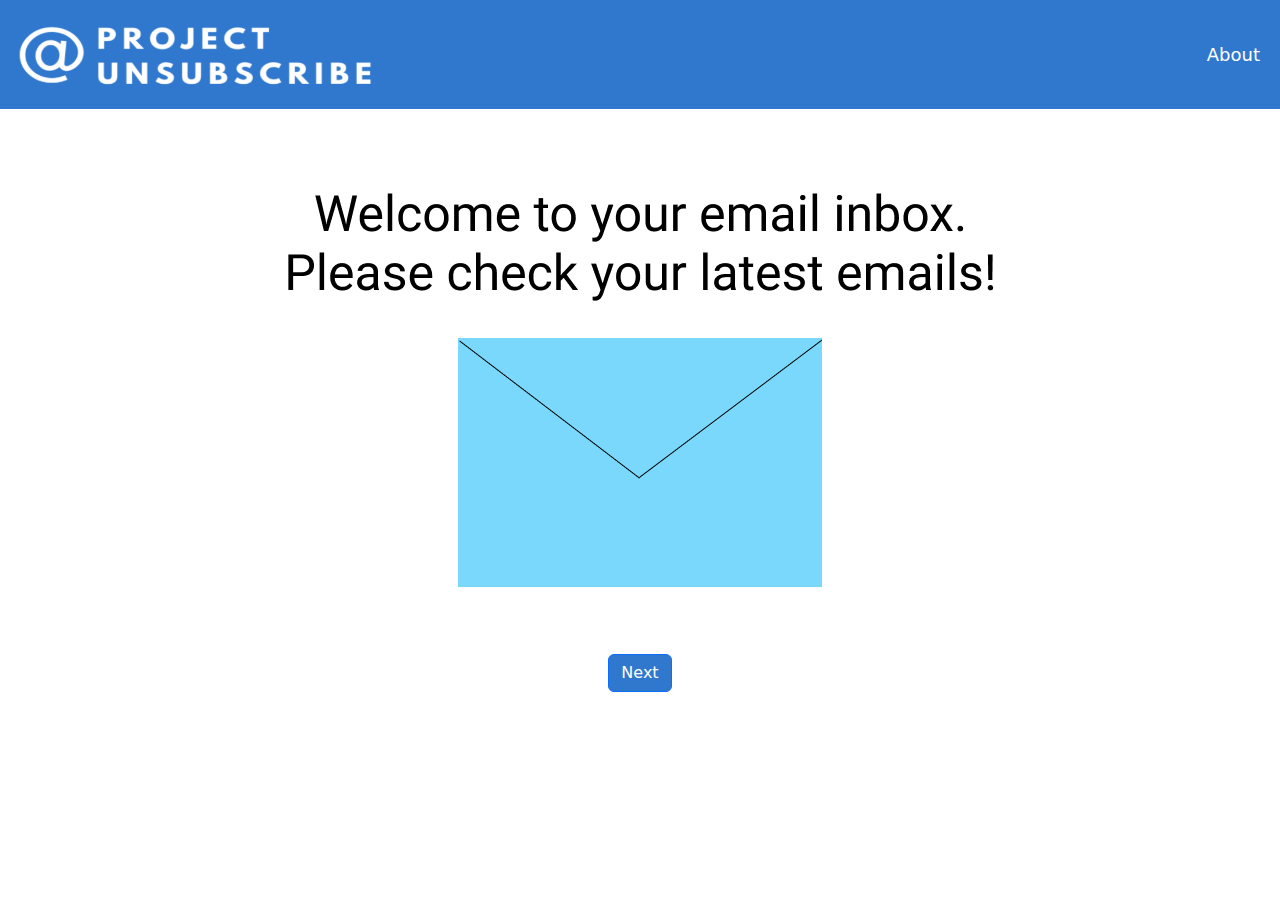
<file: index.html>
<!doctype html>
<html lang="en">

<head>
    <title>Project Unsubscribe</title>
    <meta charset="utf-8">
    <meta name="viewport" content="width=device-width, initial-scale=1">
    <link href="https://cdn.jsdelivr.net/npm/bootstrap@5.3.3/dist/css/bootstrap.min.css" rel="stylesheet"
        integrity="sha384-QWTKZyjpPEjISv5WaRU9OFeRpok6YctnYmDr5pNlyT2bRjXh0JMhjY6hW+ALEwIH" crossorigin="anonymous">
    <link rel="stylesheet" href="assets/css/styles.css">
</head>

<body>

    <!-- visible content goes here -->
    <nav class="navbar navbar-expand-lg">
        <div class="container-fluid">
            <a class="navbar-brand" href="#">
                <img src="assets/img/logo.svg" alt="ProjectUnsubscribe Logo">
            </a>
            <button class="navbar-toggler" type="button" data-bs-toggle="collapse"
                data-bs-target="#navbarSupportedContent" aria-controls="navbarSupportedContent" aria-expanded="false"
                aria-label="Toggle navigation">
                <span class="navbar-toggler-icon"></span>
            </button>

            <div class="collapse navbar-collapse" id="navbarSupportedContent">
                <ul class="navbar-nav ms-auto mb-2 mb-lg-0">
                    <li class="nav-item">
                        <a class="nav-link" href="page6.html">About</a>
                    </li>
                </ul>
            </div>
        </div>
    </nav>

    <div class="container d-none score-container">
        <div class="row">
            <div class="col text-end">
                <span class="timeRemaining"></span>
            </div>
            <div class="col text-start">
                <span class="score"></span>
            </div>
        </div>
    </div>

    <!--Welcome "Check Inbox" screen-->
    <div class="container">
        <div class="row">
            <div class="col-12 d-flex flex-column align-items-center text-center">
                <img id="welcome" class="img-fluid" src="assets/img/welcome.png"
                    alt="Message that says Please check your inbox">

                <a id="checkinbox" class="btn btn-primary" href="page2.html" role="button">Next</a>
            </div>
        </div>
    </div>


    <!-- load javascript after the page elements render -->
    <script src="https://cdn.jsdelivr.net/npm/bootstrap@5.3.3/dist/js/bootstrap.min.js"
        integrity="sha384-0pUGZvbkm6XF6gxjEnlmuGrJXVbNuzT9qBBavbLwCsOGabYfZo0T0to5eqruptLy"
        crossorigin="anonymous"></script>
    <script src="assets/js/main.js"></script>
</body>

</html>
</file>
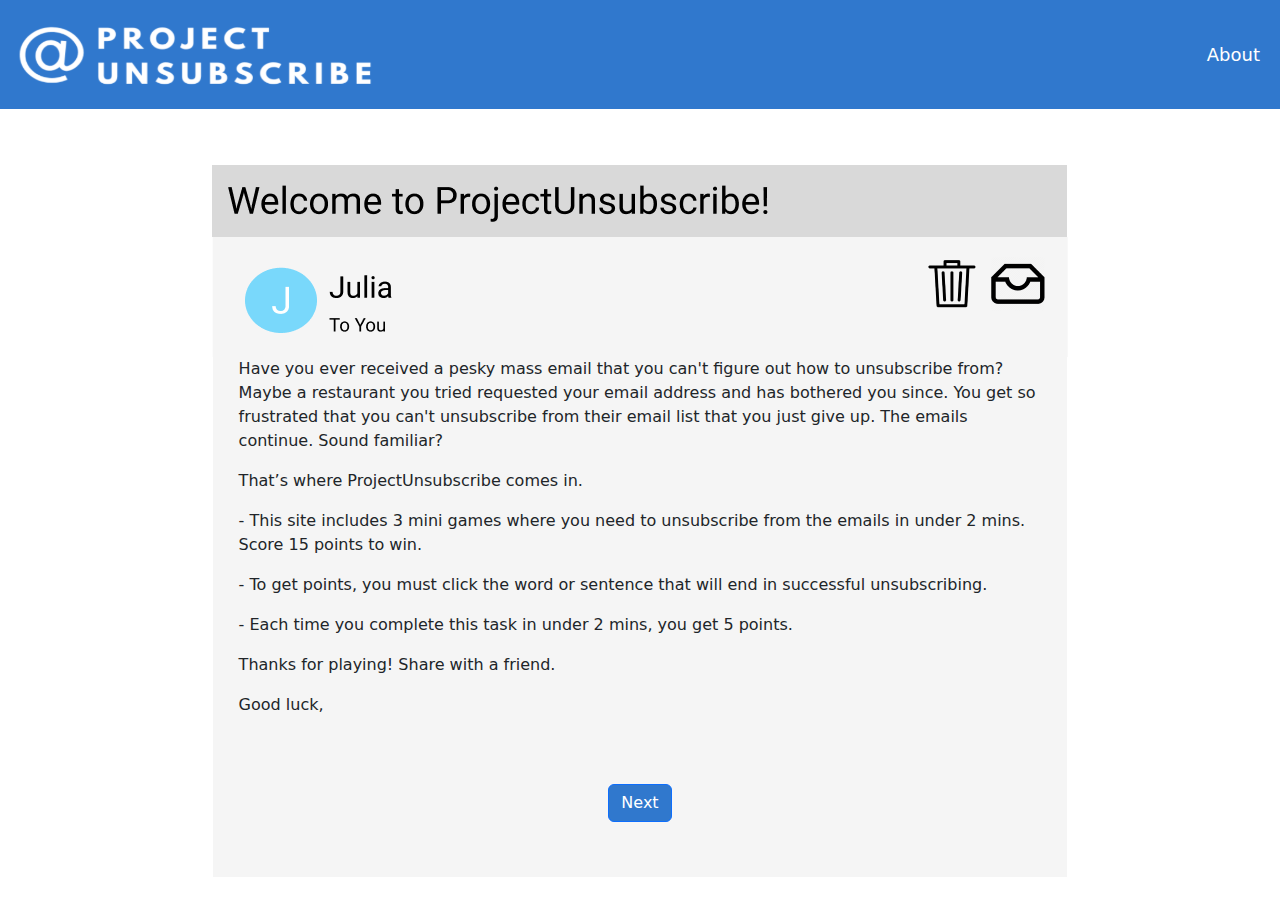
<file: page2.html>
<!doctype html>
<html lang="en">

<head>
    <title>Project Unsubscribe</title>
    <meta charset="utf-8">
    <meta name="viewport" content="width=device-width, initial-scale=1">
    <link href="https://cdn.jsdelivr.net/npm/bootstrap@5.3.3/dist/css/bootstrap.min.css" rel="stylesheet"
        integrity="sha384-QWTKZyjpPEjISv5WaRU9OFeRpok6YctnYmDr5pNlyT2bRjXh0JMhjY6hW+ALEwIH" crossorigin="anonymous">
    <link rel="stylesheet" href="assets/css/styles.css">

</head>

<body>

    <!--Top Nav-->
    <nav class="navbar navbar-expand-lg">
        <div class="container-fluid">
            <a class="navbar-brand" href="#">
                <img src="assets/img/logo.svg" alt="ProjectUnsubscribe Logo">
            </a>
            <button class="navbar-toggler" type="button" data-bs-toggle="collapse"
                data-bs-target="#navbarSupportedContent" aria-controls="navbarSupportedContent" aria-expanded="false"
                aria-label="Toggle navigation">
                <span class="navbar-toggler-icon"></span>
            </button>

            <div class="collapse navbar-collapse" id="navbarSupportedContent">
                <ul class="navbar-nav ms-auto">
                    <li class="nav-item">
                        <a class="nav-link" href="page6.html">About</a>
                    </li>
                </ul>
            </div>
        </div>
    </nav>

    <div class="container d-none score-container">
        <div class="row">
            <div class="col text-end">
                <span class="timeRemaining"></span>
            </div>
            <div class="col text-start">
                <span class="score"></span>
            </div>
        </div>
    </div>

    <!--Welcome Email from Julia-->
    <div class="container">
        <div class="row">
            <div class="col-12 d-flex flex-column align-items-center text-center">
                <img id="fromjulia" class="img-fluid" src="assets/img/welcome_email.png" alt="Welcome & Instructions">
                <div id="background">
                    <p>Have you ever received a pesky mass email that you can't figure out how to unsubscribe from?
                        Maybe a restaurant you tried requested your email address and has bothered you since. You get so
                        frustrated that you can't unsubscribe from their email list that you just give up. The emails
                        continue. Sound familiar?
                    </p>

                    <p>
                        That’s where ProjectUnsubscribe comes in. </p>

                    <p> - This site includes 3 mini games where you need to unsubscribe from the emails in under 2 mins.
                        Score 15 points to win.</p>

                    <p>
                        - To get points, you must click the word or sentence that will end in successful unsubscribing.
                    </p>

                    <p>
                        - Each time you complete this task in under 2 mins, you get 5 points.
                    </p>

                    <p>Thanks for playing! Share with a friend. </p>

                    <p>Good luck,</p>
                    <a id="checkinbox" class="btn btn-primary" href="page3.html" role="button">Next</a>


                </div>
            </div>
        </div>
    </div>


    <!-- load javascript after the page elements render -->
    <script src="https://cdn.jsdelivr.net/npm/bootstrap@5.3.3/dist/js/bootstrap.min.js"
        integrity="sha384-0pUGZvbkm6XF6gxjEnlmuGrJXVbNuzT9qBBavbLwCsOGabYfZo0T0to5eqruptLy"
        crossorigin="anonymous"></script>
    <script src="assets/js/main.js"></script>
</body>

</html>
</file>
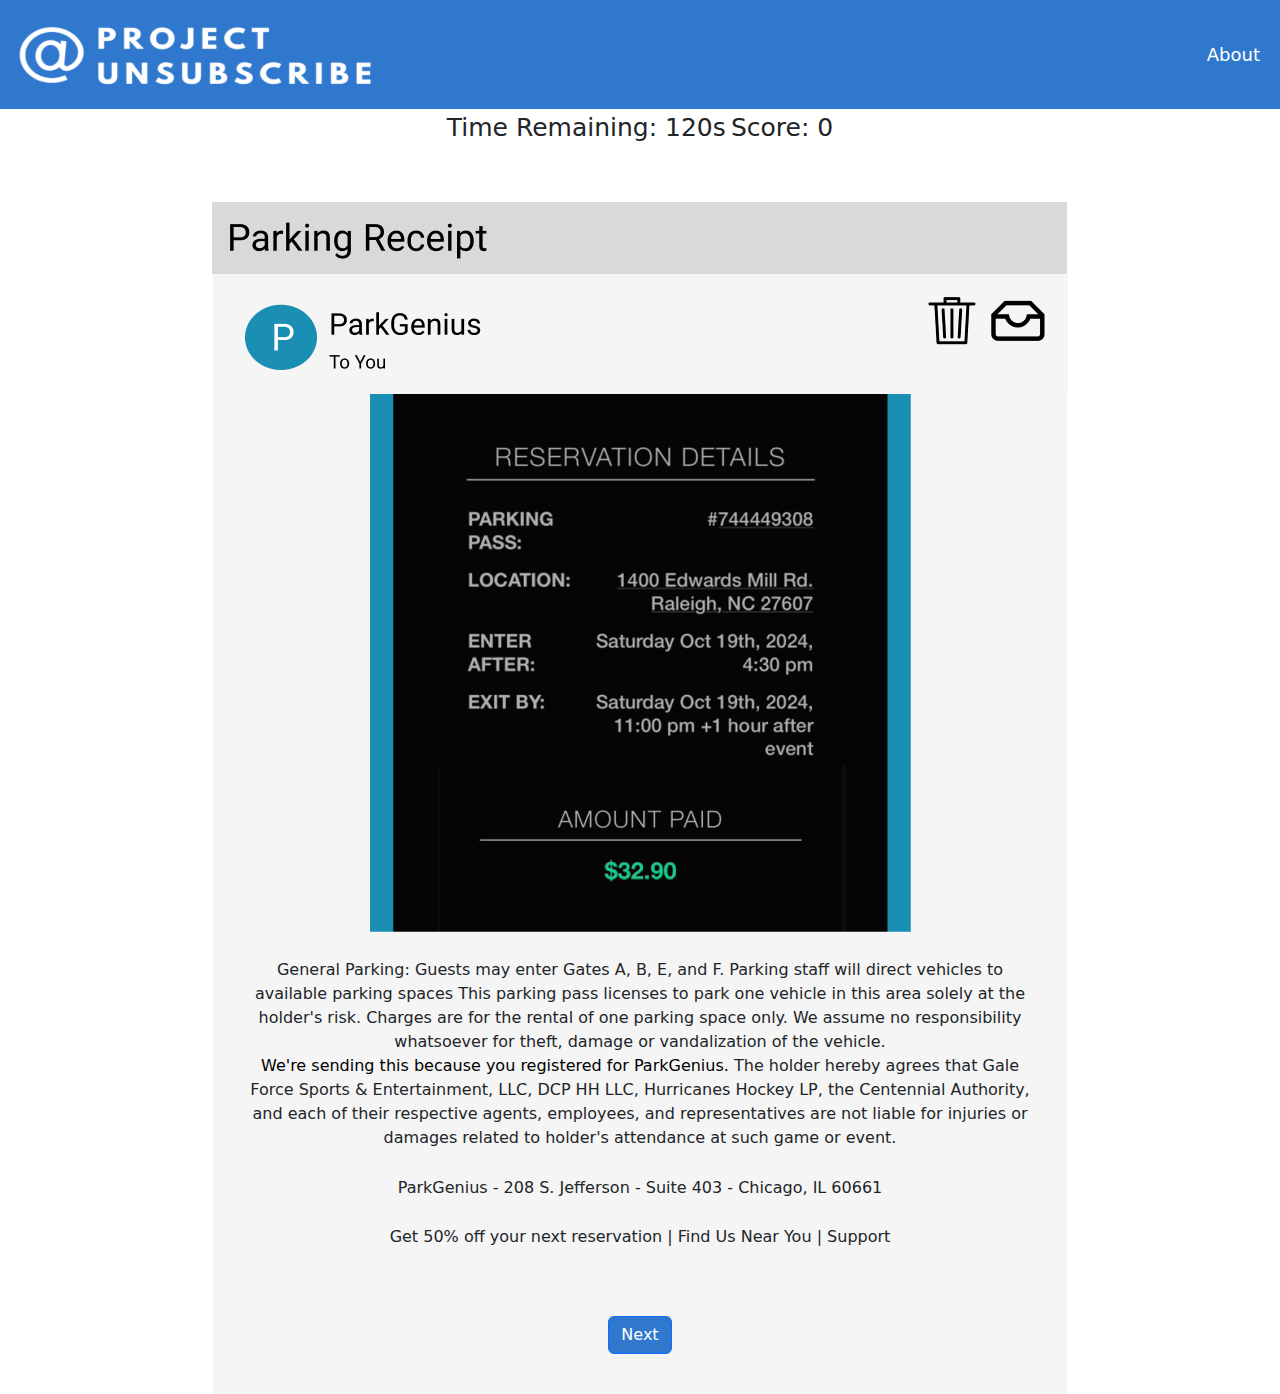
<file: page3.html>
<!doctype html>
<html lang="en">

<head>
    <title>Project Unsubscribe</title>
    <meta charset="utf-8">
    <meta name="viewport" content="width=device-width, initial-scale=1">
    <link href="https://cdn.jsdelivr.net/npm/bootstrap@5.3.3/dist/css/bootstrap.min.css" rel="stylesheet"
        integrity="sha384-QWTKZyjpPEjISv5WaRU9OFeRpok6YctnYmDr5pNlyT2bRjXh0JMhjY6hW+ALEwIH" crossorigin="anonymous">
    <link rel="stylesheet" href="assets/css/styles.css">

</head>

<body>
    <!--Top Nav-->
    <nav class="navbar navbar-expand-lg">
        <div class="container-fluid">
            <a class="navbar-brand" href="#">
                <img src="assets/img/logo.svg" alt="ProjectUnsubscribe Logo">
            </a>
            <button class="navbar-toggler" type="button" data-bs-toggle="collapse"
                data-bs-target="#navbarSupportedContent" aria-controls="navbarSupportedContent" aria-expanded="false"
                aria-label="Toggle navigation">
                <span class="navbar-toggler-icon"></span>
            </button>

            <div class="collapse navbar-collapse" id="navbarSupportedContent">
                <ul class="navbar-nav ms-auto">
                    <li class="nav-item">
                        <a class="nav-link" href="page6.html">About</a>
                    </li>
                </ul>
            </div>
        </div>
    </nav>

    <div class="timer container d-none score-container">
        <div class="row">
            <div class="col text-center">
                <span class="timeRemaining"></span>
                <span class="score"></span>
            </div>
        </div>
    </div>

    <div class="container">
        <div class="row">
            <div class="col-12 d-flex flex-column align-items-center text-center">
                <img id="fromjulia" src="assets/img/parkgenius_email.png" alt="Welcome & Instructions">
                <div id="background2">

                    <img src="assets/img/reciept.png" class="reciept" alt="Parking reciept">
                    <p>General Parking: Guests may enter Gates A, B, E, and F. Parking staff will direct vehicles to
                        available parking spaces This parking pass licenses to park one vehicle in this area solely at
                        the holder's risk. Charges are for the rental of one parking space only. We assume no
                        responsibility whatsoever for theft, damage or vandalization of the vehicle. <button
                            class="btn1">We're sending this
                            because you registered for ParkGenius.</button> The holder hereby agrees that Gale Force
                        Sports &
                        Entertainment, LLC, DCP HH LLC, Hurricanes Hockey LP, the Centennial Authority, and each of
                        their respective agents, employees, and representatives are not liable for injuries or damages
                        related to holder's attendance at such game or event.
                    </p>

                    <p>
                        ParkGenius - 208 S. Jefferson - Suite 403 - Chicago, IL 60661
                    </p>

                    <p>Get 50% off your next reservation | Find Us Near You | Support</p>

                    <a id="checkinbox" class="btn btn-primary" href="page4.html" role="button">Next</a>

                </div>
            </div>
        </div>
    </div>



    <!-- load javascript after the page elements render -->
    <script src="https://cdn.jsdelivr.net/npm/bootstrap@5.3.3/dist/js/bootstrap.min.js"
        integrity="sha384-0pUGZvbkm6XF6gxjEnlmuGrJXVbNuzT9qBBavbLwCsOGabYfZo0T0to5eqruptLy"
        crossorigin="anonymous"></script>
    <script>
        var game = 1 
    </script>
    <script src="assets/js/main.js"></script>

</body>

</html>
</file>
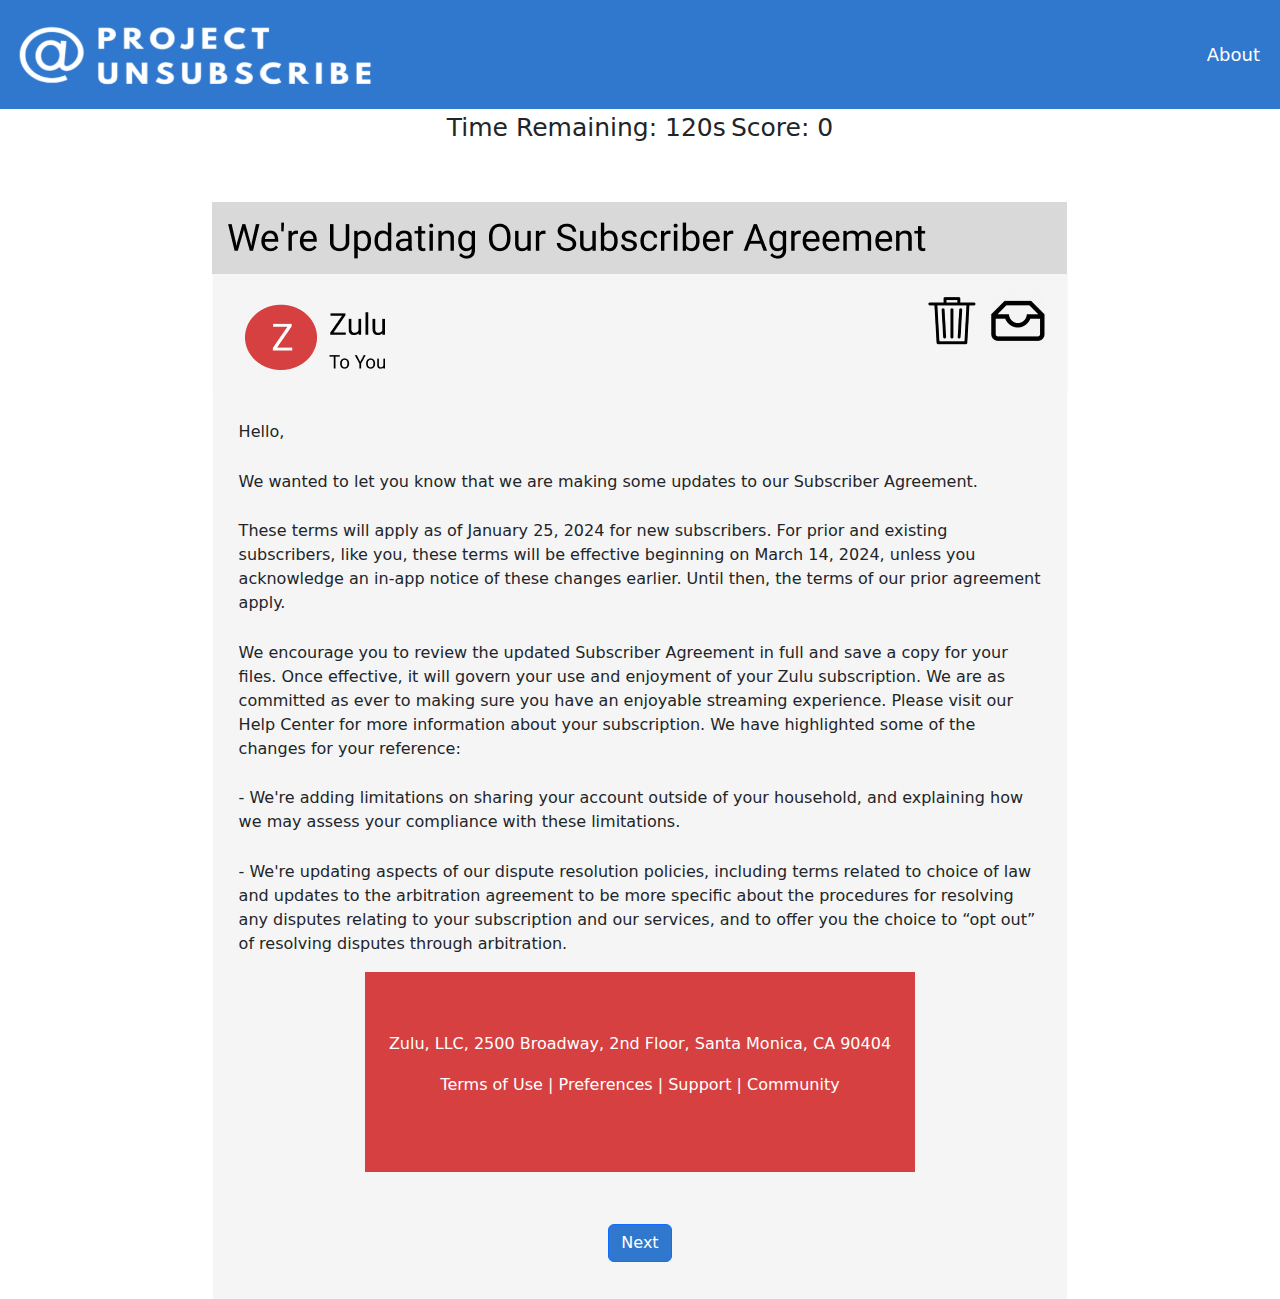
<file: page4.html>
<!doctype html>
<html lang="en">

<head>
    <title>Project Unsubscribe</title>
    <meta charset="utf-8">
    <meta name="viewport" content="width=device-width, initial-scale=1">
    <link href="https://cdn.jsdelivr.net/npm/bootstrap@5.3.3/dist/css/bootstrap.min.css" rel="stylesheet"
        integrity="sha384-QWTKZyjpPEjISv5WaRU9OFeRpok6YctnYmDr5pNlyT2bRjXh0JMhjY6hW+ALEwIH" crossorigin="anonymous">
    <link rel="stylesheet" href="assets/css/styles.css">

</head>

<body>
    <!--Top Nav-->
    <nav class="navbar navbar-expand-lg">
        <div class="container-fluid">
            <a class="navbar-brand" href="#">
                <img src="assets/img/logo.svg" alt="ProjectUnsubscribe Logo">
            </a>
            <button class="navbar-toggler" type="button" data-bs-toggle="collapse"
                data-bs-target="#navbarSupportedContent" aria-controls="navbarSupportedContent" aria-expanded="false"
                aria-label="Toggle navigation">
                <span class="navbar-toggler-icon"></span>
            </button>

            <div class="collapse navbar-collapse" id="navbarSupportedContent">
                <ul class="navbar-nav ms-auto">
                    <li class="nav-item">
                        <a class="nav-link" href="page6.html">About</a>
                    </li>
                </ul>
            </div>
        </div>
    </nav>

    <div class="timer container d-none score-container">
        <div class="row">
            <div class="col text-center">
                <span class="timeRemaining"></span>
                <span class="score"></span>
            </div>
        </div>
    </div>


    <div class="container">
        <div class="row">
            <div class="col-12 d-flex flex-column align-items-center text-center">
                <img id="fromjulia" src="assets/img/zulu_email.png" alt="Zulu: We've Changed Our Terms of Service">
                <div id="background3">
                    <p>Hello,</p>

                    <p>We wanted to let you know that we are making some updates to our Subscriber Agreement.
                    </p>

                    <p>These terms will apply as of January 25, 2024 for new subscribers. For prior and existing
                        subscribers, like you, these terms will be effective beginning on March 14, 2024, unless you
                        acknowledge an in-app notice of these changes earlier. Until then, the terms of our prior
                        agreement apply.</p>

                    <p>We encourage you to review the updated Subscriber Agreement in full and save a copy for your
                        files. Once effective, it will govern your use and enjoyment of your Zulu subscription. We
                        are
                        as committed as ever to making sure you have an enjoyable streaming experience. Please visit
                        our
                        Help Center for more information about your subscription. We have highlighted some of the
                        changes for your reference: </p>

                    <p> - We're adding limitations on sharing your account outside of your household, and explaining
                        how
                        we may assess your compliance with these limitations. </p>

                    <p> - We're updating aspects of our dispute resolution policies, including terms related to
                        choice
                        of law and updates to the arbitration agreement to be more specific about the procedures for
                        resolving any disputes relating to your subscription and our services, and to offer you the
                        choice to “opt out” of resolving disputes through arbitration. </p>

                    <!--Text won't center-->
                    <div class="zulured">
                        <p id="zulup1"> Zulu, LLC, 2500 Broadway, 2nd Floor, Santa Monica, CA 90404</p>

                        <p>
                            Terms of Use | <button class="btn2">Preferences</button> | Support | Community</p>
                    </div>

                    <a id="checkinbox" class="btn btn-primary" href="page5.html" role="button">Next</a>

                </div>
            </div>
        </div>
    </div>





    <!-- load javascript after the page elements render -->
    <script src="https://cdn.jsdelivr.net/npm/bootstrap@5.3.3/dist/js/bootstrap.min.js"
        integrity="sha384-0pUGZvbkm6XF6gxjEnlmuGrJXVbNuzT9qBBavbLwCsOGabYfZo0T0to5eqruptLy"
        crossorigin="anonymous"></script>
    <script>
        var game = 2
    </script>
    <script src="assets/js/main.js"></script>

</body>

</html>
</file>
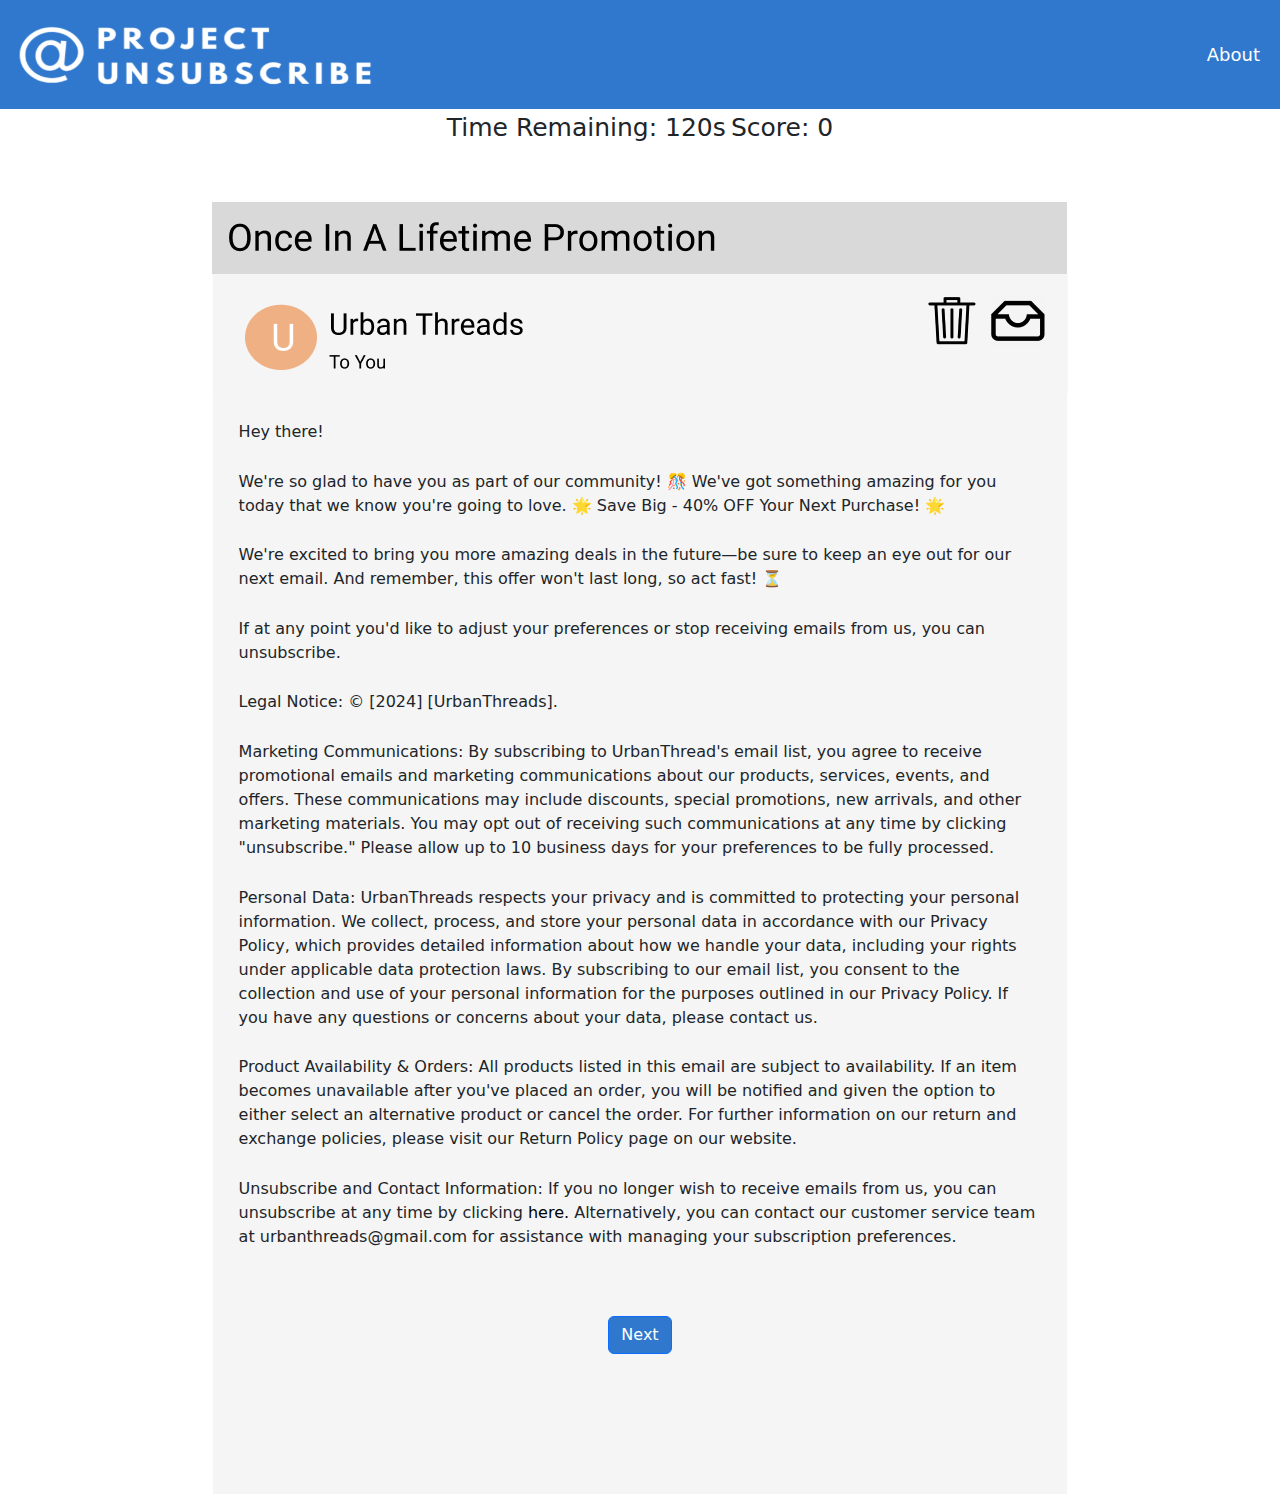
<file: page5.html>
<!doctype html>
<html lang="en">

<head>
    <title>Project Unsubscribe</title>
    <meta charset="utf-8">
    <meta name="viewport" content="width=device-width, initial-scale=1">
    <link href="https://cdn.jsdelivr.net/npm/bootstrap@5.3.3/dist/css/bootstrap.min.css" rel="stylesheet"
        integrity="sha384-QWTKZyjpPEjISv5WaRU9OFeRpok6YctnYmDr5pNlyT2bRjXh0JMhjY6hW+ALEwIH" crossorigin="anonymous">
    <link rel="stylesheet" href="assets/css/styles.css">
</head>

<body>
    <!--Top Nav-->
    <nav class="navbar navbar-expand-lg">
        <div class="container-fluid">
            <a class="navbar-brand" href="#">
                <img src="assets/img/logo.svg" alt="ProjectUnsubscribe Logo">
            </a>
            <button class="navbar-toggler" type="button" data-bs-toggle="collapse"
                data-bs-target="#navbarSupportedContent" aria-controls="navbarSupportedContent" aria-expanded="false"
                aria-label="Toggle navigation">
                <span class="navbar-toggler-icon"></span>
            </button>

            <div class="collapse navbar-collapse" id="navbarSupportedContent">
                <ul class="navbar-nav ms-auto">
                    <li class="nav-item">
                        <a class="nav-link" href="page6.html">About</a>
                    </li>
                </ul>
            </div>
        </div>
    </nav>

    <div class="timer container d-none score-container">
        <div class="row">
            <div class="col text-center">
                <span class="timeRemaining"></span>
                <span class="score"></span>
            </div>
        </div>
    </div>


    <div class="container">
        <div class="row">
            <div class="col-12 d-flex flex-column align-items-center text-center">
                <img id="fromjulia" src="assets/img/ut_email.png" alt="Zulu: We've Changed Our Terms of Service">
                <div id="background4">
                    <p>Hey there!</p>

                    <p>We're so glad to have you as part of our community! 🎊 We've got something amazing for you
                        today
                        that
                        we know you're going to love.

                        🌟 Save Big - 40% OFF Your Next Purchase! 🌟
                    </p>

                    <p>We're excited to bring you more amazing deals in the future—be sure to keep an eye out for
                        our
                        next
                        email. And remember, this offer won't last long, so act fast! ⏳</p>

                    <p>If at any point you'd like to adjust your preferences or stop receiving emails from us, you
                        can
                        unsubscribe.
                    </p>

                    <p> Legal Notice:
                        © [2024] [UrbanThreads].
                    </p>

                    <p>Marketing Communications: By subscribing to UrbanThread's email list, you agree to receive
                        promotional emails and marketing communications about our products, services, events, and
                        offers. These communications may include discounts, special promotions, new arrivals, and
                        other
                        marketing materials. You may opt out of receiving such communications at any time by
                        clicking
                        "unsubscribe." Please allow up to 10 business days for your preferences to be fully
                        processed.
                    </p>

                    <p>Personal Data: UrbanThreads respects your privacy and is committed to protecting your
                        personal
                        information. We collect, process, and store your personal data in accordance with our
                        Privacy
                        Policy, which provides detailed information about how we handle your data, including your
                        rights
                        under applicable data protection laws. By subscribing to our email list, you consent to the
                        collection and use of your personal information for the purposes outlined in our Privacy
                        Policy.
                        If you have any questions or concerns about your data, please contact us.</p>

                    <p>Product Availability & Orders: All products listed in this email are subject to availability.
                        If
                        an item becomes unavailable after you've placed an order, you will be notified and given the
                        option to either select an alternative product or cancel the order. For further information
                        on
                        our return and exchange policies, please visit our Return Policy page on our website.</p>

                    <p>Unsubscribe and Contact Information: If you no longer wish to receive emails from us, you can
                        unsubscribe at any time by clicking <button class="btn3">here.</button> Alternatively, you
                        can
                        contact our customer service team at urbanthreads@gmail.com for assistance with managing
                        your
                        subscription preferences.</p>

                    <a id="checkinbox" class="btn btn-primary" href="page6.html" role="button">Next</a>

                </div>
            </div>
        </div>
    </div>


    <!-- load javascript after the page elements render -->
    <script src="https://cdn.jsdelivr.net/npm/bootstrap@5.3.3/dist/js/bootstrap.min.js"
        integrity="sha384-0pUGZvbkm6XF6gxjEnlmuGrJXVbNuzT9qBBavbLwCsOGabYfZo0T0to5eqruptLy"
        crossorigin="anonymous"></script>
    <script>
        var game = 3 
    </script>
    <script src="assets/js/main.js"></script>

</body>

</html>
</file>
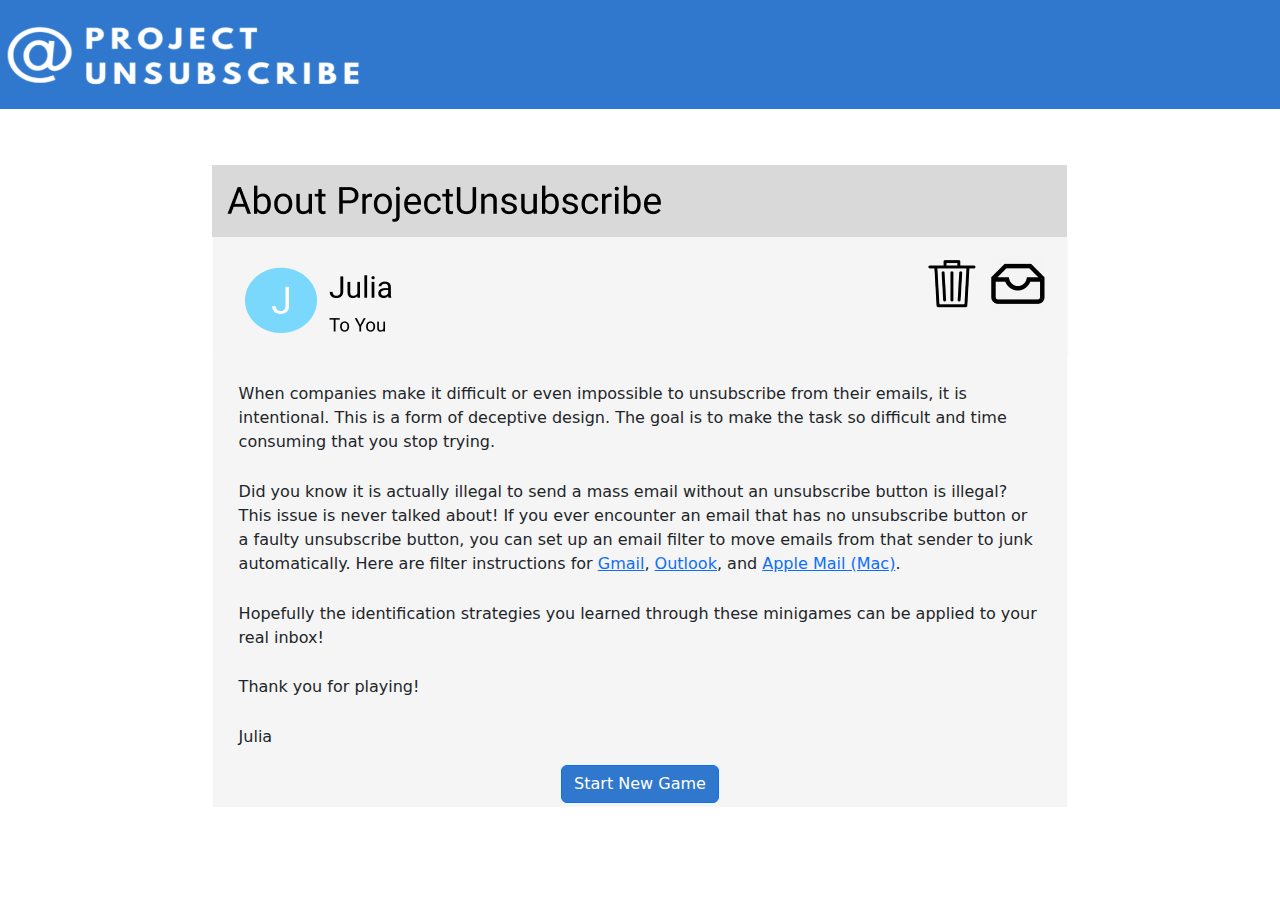
<file: page6.html>
<!doctype html>
<html lang="en">

<head>
    <title>Project Unsubscribe</title>
    <meta charset="utf-8">
    <meta name="viewport" content="width=device-width, initial-scale=1">
    <link href="https://cdn.jsdelivr.net/npm/bootstrap@5.3.3/dist/css/bootstrap.min.css" rel="stylesheet"
        integrity="sha384-QWTKZyjpPEjISv5WaRU9OFeRpok6YctnYmDr5pNlyT2bRjXh0JMhjY6hW+ALEwIH" crossorigin="anonymous">
    <link rel="stylesheet" href="assets/css/styles.css">

</head>

<body>
    <!--Top Nav-->
    <nav class="navbar navbar-expand-lg">
        <a class="navbar-brand" href="#">
            <img src="assets/img/logo.svg" alt="ProjectUnsubscribe Logo">
        </a>
        <button class="navbar-toggler" type="button" data-toggle="collapse" data-target="#navbarSupportedContent"
            aria-controls="navbarSupportedContent" aria-expanded="false" aria-label="Toggle navigation">
            <span class="navbar-toggler-icon"></span>
        </button>
    </nav>

    <div class="container">
        <div class="row">
            <div class="col-12 d-flex flex-column align-items-center text-center">
                <img id="fromjulia" src="assets/img/about_finalscreen.png" alt="Welcome & Instructions">
                <div id="background5">
                    <p>When companies make it difficult or even impossible to unsubscribe from their emails, it is
                        intentional. This is a form of deceptive design. The goal is to make the task so difficult and
                        time consuming that you stop trying.
                    </p>

                    <p>
                        Did you know it is actually illegal to send a mass email without an unsubscribe button is
                        illegal? This issue is never talked about! If you ever encounter an email that has no
                        unsubscribe button or a faulty unsubscribe button, you can set up an email filter to move emails
                        from that sender to junk automatically. Here are filter instructions for <a
                            href="https://support.google.com/mail/answer/6579?hl=en">Gmail</a>, <a
                            href="https://support.microsoft.com/en-us/office/manage-email-messages-by-using-rules-in-outlook-c24f5dea-9465-4df4-ad17-a50704d66c59">Outlook</a>,
                        and <a
                            href="https://support.apple.com/guide/mail/use-rules-to-manage-emails-you-receive-mlhlp1017/mac">Apple
                            Mail (Mac)</a>.
                    </p>

                    <p>Hopefully the identification strategies you learned through these minigames can be applied to
                        your real inbox! </p>

                    <p>
                        Thank you for playing!
                    </p>

                    <p>Julia</p>

                    <a id="playagain" class="btn btn-primary" href="index.html" role="button">Start New Game</a>

                </div>
            </div>
        </div>
    </div>


    <!-- load javascript after the page elements render -->
    <script src="https://cdn.jsdelivr.net/npm/bootstrap@5.3.3/dist/js/bootstrap.min.js"
        integrity="sha384-0pUGZvbkm6XF6gxjEnlmuGrJXVbNuzT9qBBavbLwCsOGabYfZo0T0to5eqruptLy"
        crossorigin="anonymous"></script>
    <script>var element = document.querySelector("#playagain")
        element.addEventListener("click", function () {
            localStorage.setItem("game1", 0);
            localStorage.setItem("game2", 0);
            localStorage.setItem("game3", 0);
        })

    </script>
    <script src="assets/js/main.js"></script>
</body>

</html>
</file>
<file: assets/css/styles.css>
/* css */

.timeRemaining, .score { 
    font-size: 25px;
}

.navbar {
    z-index: 1000; 
    background-color: #3078CD;
    font-size: large;
}

.navbar a {
    color: white;
}


#welcome {
    text-align: center;
    margin-top: 3%;
    padding-top: 3%;
    max-width: 100%;
    height: auto;
}

#checkinbox {
    background-color: #3078CD;
    margin-top: 6%;
}

#next1 {
    background-color: #3078CD;
}


#fromjulia {
    margin-top: 5%;
    max-width: 100%;
    height: auto;
}

#background {
    background-color: #F5F5F5;
    max-width: 100%;
    width: 854px;
    height: 520px;
    margin: auto;
}

#background2 {
    background-color: #F5F5F5;
    max-width: 100%;
    width: 854px;
    height: 1000px;
    margin: auto;
}

#background3 {
    background-color: #F5F5F5;
    max-width: 100%;
    width: 854px;
    height: 905px;
    margin: auto;
}

#background4 {
    background-color: #F5F5F5;
    max-width: 100%;
    width: 854px;
    height: 1100px;
    margin: auto;
    overflow-y: scroll;
}

#background5 {
    background-color: #F5F5F5;
    max-width: 100%;
    width: 854px;
    height: 450px;
    margin: auto;
    overflow-y: scroll;
}

#background5 p {
    text-align: left;
    margin-top: 3%;
    padding-left: 3%;
    padding-right: 3%;
}

#background4 p {
    text-align: left;
    margin-top: 3%;
    padding-left: 3%;
    padding-right: 3%;
}

#background3 p {
    text-align: left;
    margin-top: 3%;
    padding-left: 3%;
    padding-right: 3%;
}

#background2 p {
    text-align: center;
    margin-top: 3%;
    padding-left: 3%;
    padding-right: 3%;
}

#background p {
    text-align: left;
    padding-left: 3%;
    padding-right: 3%;
}

/* #name {
    padding-bottom: ;
} */

.zulured {
    width: 100%;
    background-color: #D64040;
    width: 550px;
    height: 200px;
    margin: auto;
    max-width: 100%;
}

.zulured p {
    width: 100%;
    color: white;
    text-align: center !important;
    margin-bottom: 10px;
}

#zulup1 {
    color: white;
    text-align: center;
    padding-top: 60px;
}

.btn1 {
    padding: 0;
    border: none;
    background-color: inherit;
}

.btn2 {
    padding: 0;
    border: none;
    background-color: inherit;
    color: white;
}

.btn3 {
    padding: 0;
    border: none;
    background-color: inherit;
}

.reciept { 
    max-width: 100%;
}

#playagain { 
    background-color:#3078CD; 
}

#finalscreen { 
    background-color:#3078CD; 
    
}
</file>
